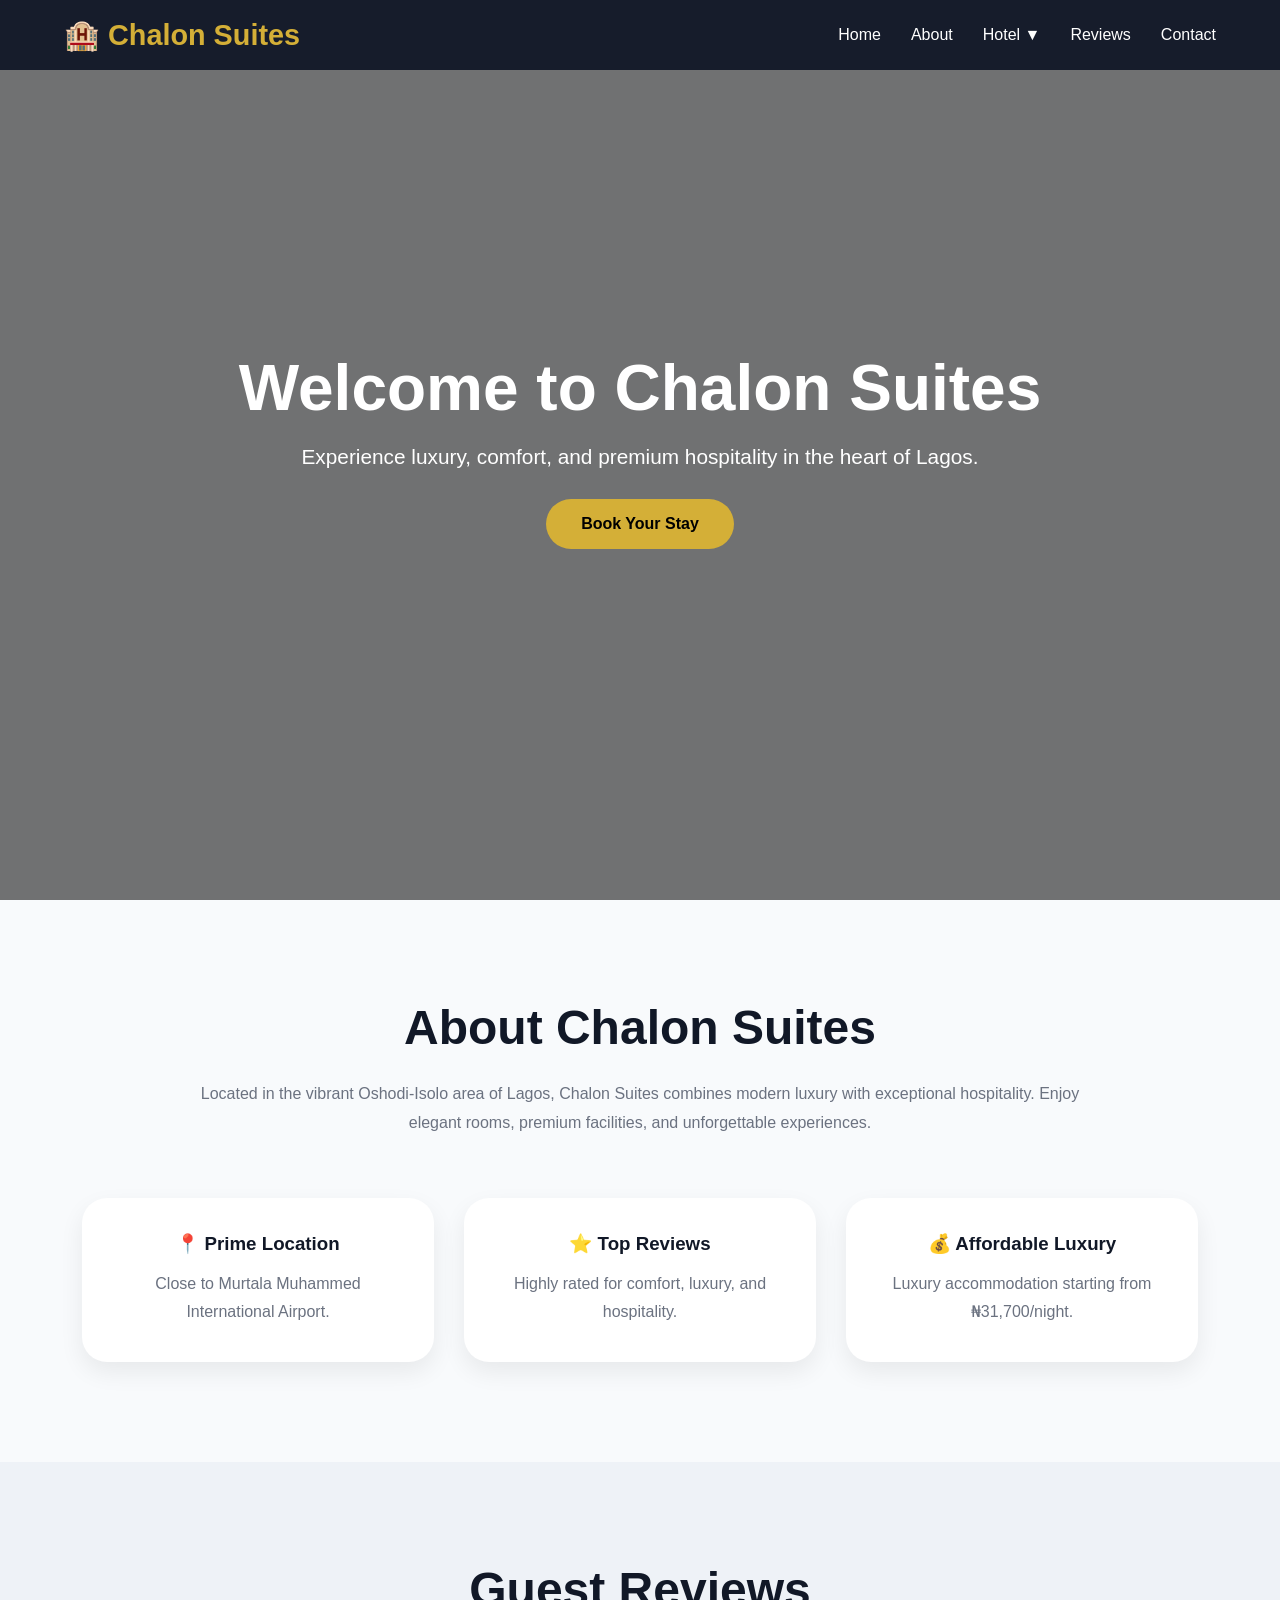
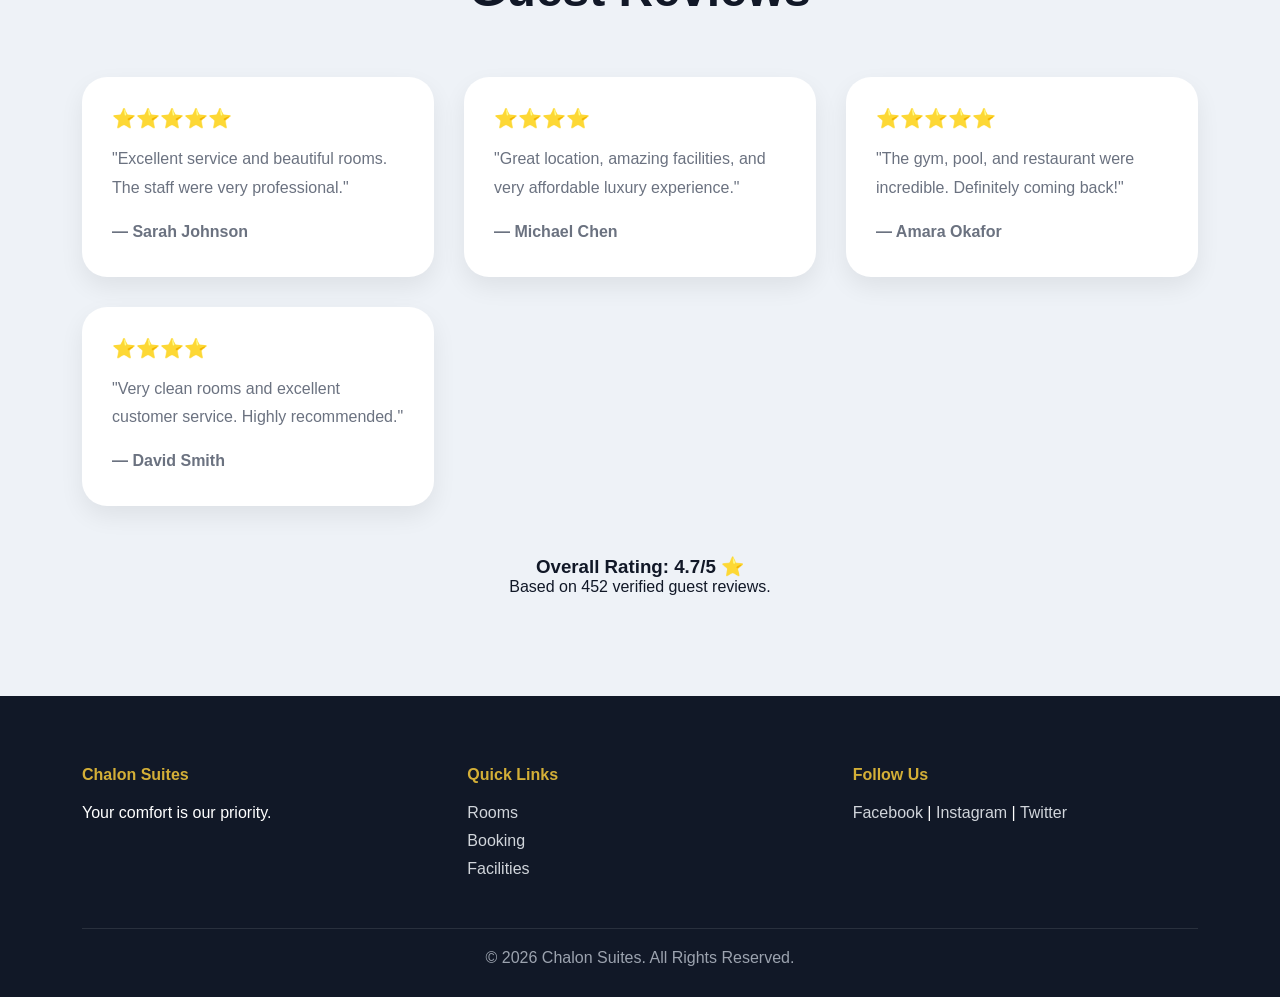
<file: index.html>
<!DOCTYPE html>
<html lang="en">
<head>
<meta charset="UTF-8">
<meta name="viewport" content="width=device-width, initial-scale=1.0">

<meta name="description" content="Chalon Suites - Luxury Hotel in Lagos, Nigeria">

<title>Chalon Suites - Luxury Hotel</title>

<link rel="stylesheet" href="style.css">

<style src="style.css"></style>


</head>

<body>

<!-- NAVBAR -->
<nav class="navbar">

    <div class="container navbar-container">

        <!-- LOGO -->
        <div class="logo">
            <a href="#home">🏨 Chalon Suites</a>
        </div>

        <!-- MENU -->
        <ul class="nav-menu">

            <li><a href="#home">Home</a></li>
            <li><a href="#about">About</a></li>

            <!-- DROPDOWN -->
            <li class="dropdown">

                <a href="#">
                    Hotel ▼
                </a>

                <ul class="dropdown-menu">

                    <!-- <li><a href="rooms.html">🛏️ Rooms</a></li> -->

                    <li><a href="bookings.html">📅 Booking</a></li>

                    <li><a href="Section.html">🏨 Facilities</a></li>

   

                </ul>

            </li>

            <li><a href="#reviews">Reviews</a></li>

            <li><a href="ContactS.html">Contact</a></li>

        </ul>

        <!-- HAMBURGER -->
        <div class="hamburger" id="hamburger">

            <span></span>
            <span></span>
            <span></span>

        </div>

    </div>

</nav>

<!-- HERO -->
<section id="home" class="hero">

    <div class="hero-content">

        <h1>Welcome to Chalon Suites</h1>

        <p>
            Experience luxury, comfort, and premium hospitality
            in the heart of Lagos.
        </p>

        <a href="bookings.html" class="cta-button">
            Book Your Stay
        </a>

    </div>

</section>

<!-- ABOUT -->
<section class="about" id="about">

    <div class="container">

        <h2>About Chalon Suites</h2>

        <p>
            Located in the vibrant Oshodi-Isolo area of Lagos,
            Chalon Suites combines modern luxury with exceptional hospitality.
            Enjoy elegant rooms, premium facilities, and unforgettable experiences.
        </p>

        <div class="about-highlights">

            <div class="highlight">
                <h3>📍 Prime Location</h3>
                <p>Close to Murtala Muhammed International Airport.</p>
            </div>

            <div class="highlight">
                <h3>⭐ Top Reviews</h3>
                <p>Highly rated for comfort, luxury, and hospitality.</p>
            </div>

            <div class="highlight">
                <h3>💰 Affordable Luxury</h3>
                <p>Luxury accommodation starting from ₦31,700/night.</p>
            </div>

        </div>

    </div>

</section>

<!-- REVIEWS -->
<section id="reviews" class="reviews">

    <div class="container">

        <h2>Guest Reviews</h2>

        <div class="reviews-grid">

            <div class="review-card">

                <div class="stars">⭐⭐⭐⭐⭐</div>

                <p>
                    "Excellent service and beautiful rooms.
                    The staff were very professional."
                </p>

                <p class="reviewer">— Sarah Johnson</p>

            </div>

            <div class="review-card">

                <div class="stars">⭐⭐⭐⭐</div>

                <p>
                    "Great location, amazing facilities,
                    and very affordable luxury experience."
                </p>

                <p class="reviewer">— Michael Chen</p>

            </div>

            <div class="review-card">

                <div class="stars">⭐⭐⭐⭐⭐</div>

                <p>
                    "The gym, pool, and restaurant were incredible.
                    Definitely coming back!"
                </p>

                <p class="reviewer">— Amara Okafor</p>

            </div>

            <div class="review-card">

                <div class="stars">⭐⭐⭐⭐</div>

                <p>
                    "Very clean rooms and excellent customer service.
                    Highly recommended."
                </p>

                <p class="reviewer">— David Smith</p>

            </div>

        </div>

        <div class="rating-summary">

            <h3>Overall Rating: 4.7/5 ⭐</h3>

            <p>Based on 452 verified guest reviews.</p>

        </div>

    </div>

</section>

<!-- FOOTER -->
<footer class="footer">

    <div class="container">

        <div class="footer-content">

            <div class="footer-section">

                <h4>Chalon Suites</h4>

                <p>Your comfort is our priority.</p>

            </div>

            <div class="footer-section">

                <h4>Quick Links</h4>

                <ul>

                    <li><a href="rooms.html">Rooms</a></li>

                    <li><a href="bookings.html">Booking</a></li>

                    <li><a href="Section.html">Facilities</a></li>

                </ul>

            </div>

            <div class="footer-section">

                <h4>Follow Us</h4>

                <p>
                    <a href="#">Facebook</a> |
                    <a href="#">Instagram</a> |
                    <a href="#">Twitter</a>
                </p>

            </div>

        </div>

        <div class="footer-bottom">

            <p>
                © 2026 Chalon Suites. All Rights Reserved.
            </p>

        </div>

    </div>

</footer>

<!-- SCRIPT -->
<script src="script.js"></script>



</body>
</html>
</file>
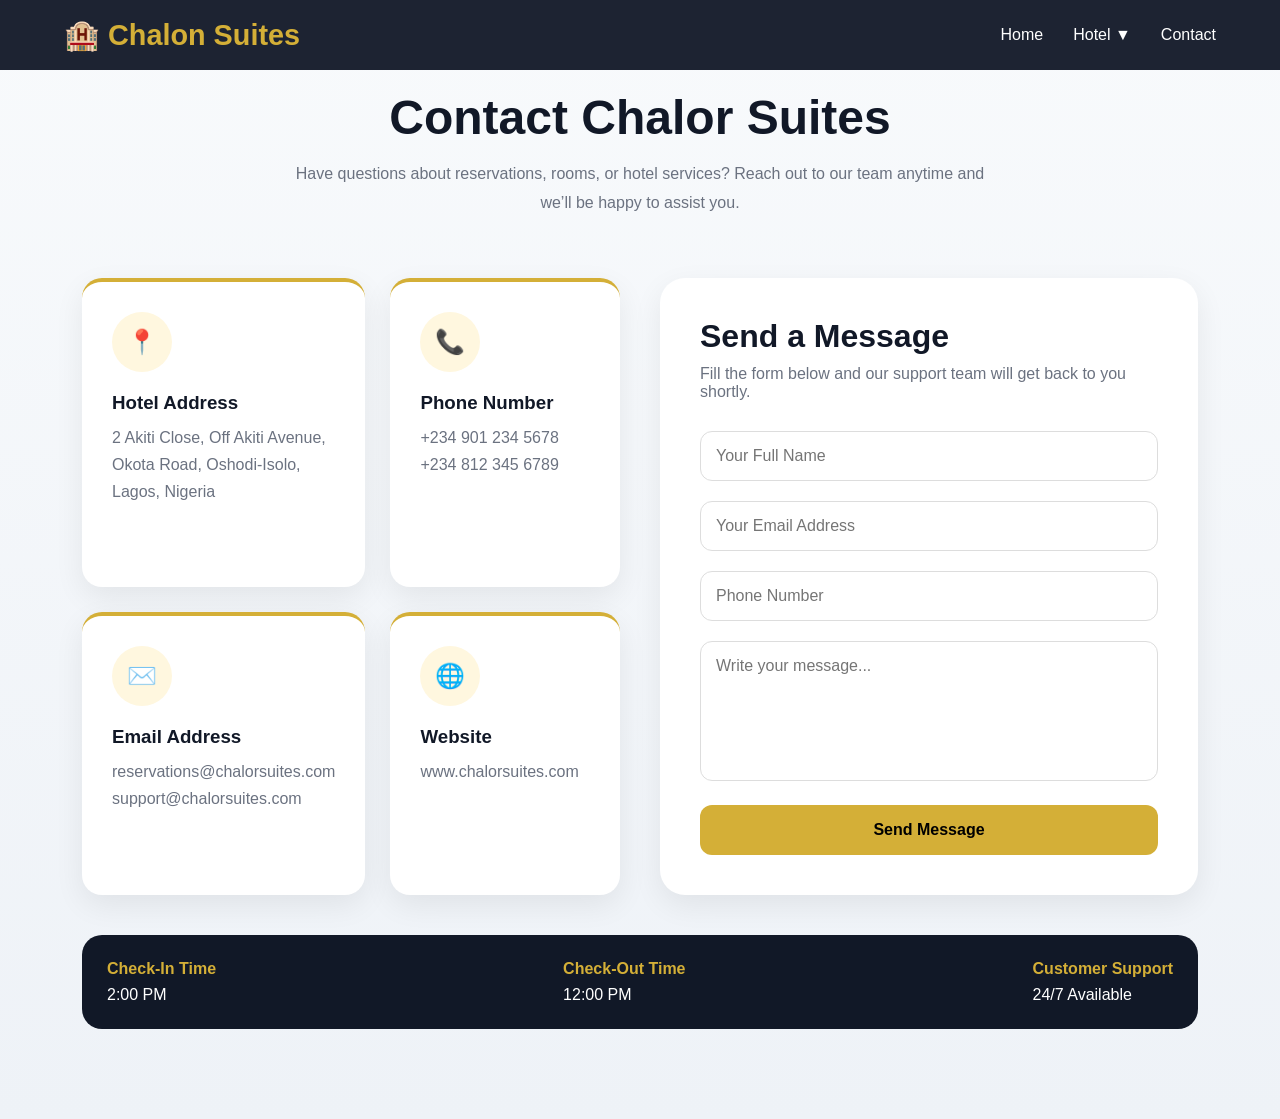
<file: ContactS.html>
<!DOCTYPE html>
<html lang="en">
<head>
<meta charset="UTF-8">
<meta name="viewport" content="width=device-width, initial-scale=1.0">
<title>Luxury Hotel Contact</title>
<link rel="stylesheet" href="style.css">
<style>

*{
    margin:0;
    padding:0;
    box-sizing:border-box;
    font-family:Arial, Helvetica, sans-serif;
}

:root{
    --primary:#d4af37;
    --dark:#111827;
    --light:#f8fafc;
    --white:#ffffff;
    --gray:#6b7280;
}

body{
    background:var(--light);
}

/* CONTACT SECTION */

.contact{
    padding:90px 20px;
    background:linear-gradient(to bottom,#f8fafc,#eef2f7);
}

.container{
    max-width:1200px;
    margin:auto;
}

.contact-header{
    text-align:center;
    margin-bottom:60px;
}

.contact-header h2{
    font-size:3rem;
    color:var(--dark);
    margin-bottom:15px;
}

.contact-header p{
    color:var(--gray);
    max-width:700px;
    margin:auto;
    line-height:1.8;
}

/* CONTACT GRID */

.contact-wrapper{
    display:grid;
    grid-template-columns:1fr 1fr;
    gap:40px;
}

/* LEFT SIDE */

.contact-info{
    display:grid;
    grid-template-columns:repeat(2,1fr);
    gap:25px;
}

.info-box{
    background:var(--white);
    padding:30px;
    border-radius:20px;
    box-shadow:0 10px 30px rgba(0,0,0,0.07);
    transition:.3s;
    border-top:4px solid var(--primary);
}

.info-box:hover{
    transform:translateY(-8px);
}

.icon{
    width:60px;
    height:60px;
    border-radius:50%;
    background:#fff7df;
    display:flex;
    align-items:center;
    justify-content:center;
    font-size:1.5rem;
    margin-bottom:20px;
}

.info-box h3{
    margin-bottom:10px;
    color:var(--dark);
}

.info-box p{
    color:var(--gray);
    line-height:1.7;
}

/* RIGHT SIDE FORM */

.contact-form{
    background:var(--white);
    padding:40px;
    border-radius:25px;
    box-shadow:0 10px 30px rgba(0,0,0,0.07);
}

.contact-form h3{
    font-size:2rem;
    margin-bottom:10px;
    color:var(--dark);
}

.contact-form p{
    color:var(--gray);
    margin-bottom:30px;
}

.form-group{
    margin-bottom:20px;
}

.form-group input,
.form-group textarea{
    width:100%;
    padding:15px;
    border:1px solid #ddd;
    border-radius:12px;
    font-size:1rem;
    transition:.3s;
}

.form-group input:focus,
.form-group textarea:focus{
    outline:none;
    border-color:var(--primary);
}

.form-group textarea{
    resize:none;
    height:140px;
}

.contact-btn{
    width:100%;
    padding:16px;
    border:none;
    background:var(--primary);
    color:black;
    border-radius:12px;
    font-size:1rem;
    font-weight:bold;
    cursor:pointer;
    transition:.3s;
}

.contact-btn:hover{
    background:var(--dark);
    color:white;
}

/* CHECK TIMES */

.check-times{
    margin-top:40px;
    background:var(--dark);
    color:white;
    padding:25px;
    border-radius:20px;
    display:flex;
    justify-content:space-between;
    flex-wrap:wrap;
    gap:20px;
}

.time-box h4{
    color:var(--primary);
    margin-bottom:8px;
}

/* MOBILE */

@media(max-width:900px){

    .contact-wrapper{
        grid-template-columns:1fr;
    }

    .contact-info{
        grid-template-columns:1fr;
    }

    .contact-header h2{
        font-size:2.4rem;
    }
}

</style>
</head>

<body>

    <nav class="navbar">

    <div class="container navbar-container">

        <!-- LOGO -->
        <div class="logo">
            <a href="index.html">🏨 Chalon Suites</a>
        </div>

        <!-- MENU -->
        <ul class="nav-menu">

            <li><a href="index.html">Home</a></li>
            

            <!-- DROPDOWN -->
            <li class="dropdown">

                <a href="#">
                    Hotel ▼
                </a>

                <ul class="dropdown-menu">

                    <li><a href="rooms.html">🛏️ Rooms</a></li>

                    <li><a href="bookings.html">📅 Booking</a></li>

                    <li><a href="Section.html">🏨 Facilities</a></li>


                </ul>

            </li>

            

            <li><a href="ContactS.html">Contact</a></li>

        </ul>

        <!-- HAMBURGER -->
        <div class="hamburger" id="hamburger">

            <span></span>
            <span></span>
            <span></span>

        </div>

    </div>

</nav>


<section class="contact">

    <div class="container">

        <!-- HEADER -->
        <div class="contact-header">
            <h2>Contact Chalor Suites</h2>

            <p>
                Have questions about reservations, rooms, or hotel services?
                Reach out to our team anytime and we’ll be happy to assist you.
            </p>
        </div>

        <!-- CONTACT CONTENT -->
        <div class="contact-wrapper">

            <!-- LEFT -->
            <div class="contact-info">

                <div class="info-box">
                    <div class="icon">📍</div>

                    <h3>Hotel Address</h3>

                    <p>
                        2 Akiti Close, Off Akiti Avenue,
                        Okota Road, Oshodi-Isolo,
                        Lagos, Nigeria
                    </p>
                </div>

                <div class="info-box">
                    <div class="icon">📞</div>

                    <h3>Phone Number</h3>

                    <p>
                        +234 901 234 5678 <br>
                        +234 812 345 6789
                    </p>
                </div>

                <div class="info-box">
                    <div class="icon">✉️</div>

                    <h3>Email Address</h3>

                    <p>
                        reservations@chalorsuites.com <br>
                        support@chalorsuites.com
                    </p>
                </div>

                <div class="info-box">
                    <div class="icon">🌐</div>

                    <h3>Website</h3>

                    <p>
                        www.chalorsuites.com
                    </p>
                </div>

            </div>

            <!-- RIGHT -->
            <div class="contact-form">

                <h3>Send a Message</h3>

                <p>
                    Fill the form below and our support team will get back to you shortly.
                </p>

                <form>

                    <div class="form-group">
                        <input type="text" placeholder="Your Full Name" required>
                    </div>

                    <div class="form-group">
                        <input type="email" placeholder="Your Email Address" required>
                    </div>

                    <div class="form-group">
                        <input type="tel" placeholder="Phone Number" required>
                    </div>

                    <div class="form-group">
                        <textarea placeholder="Write your message..."></textarea>
                    </div>

                    <button class="contact-btn">
                        Send Message
                    </button>

                </form>

            </div>

        </div>

        <!-- CHECK TIMES -->
        <div class="check-times">

            <div class="time-box">
                <h4>Check-In Time</h4>
                <p>2:00 PM</p>
            </div>

            <div class="time-box">
                <h4>Check-Out Time</h4>
                <p>12:00 PM</p>
            </div>

            <div class="time-box">
                <h4>Customer Support</h4>
                <p>24/7 Available</p>
            </div>

        </div>

    </div>

</section>

</body>
</html>
</file>
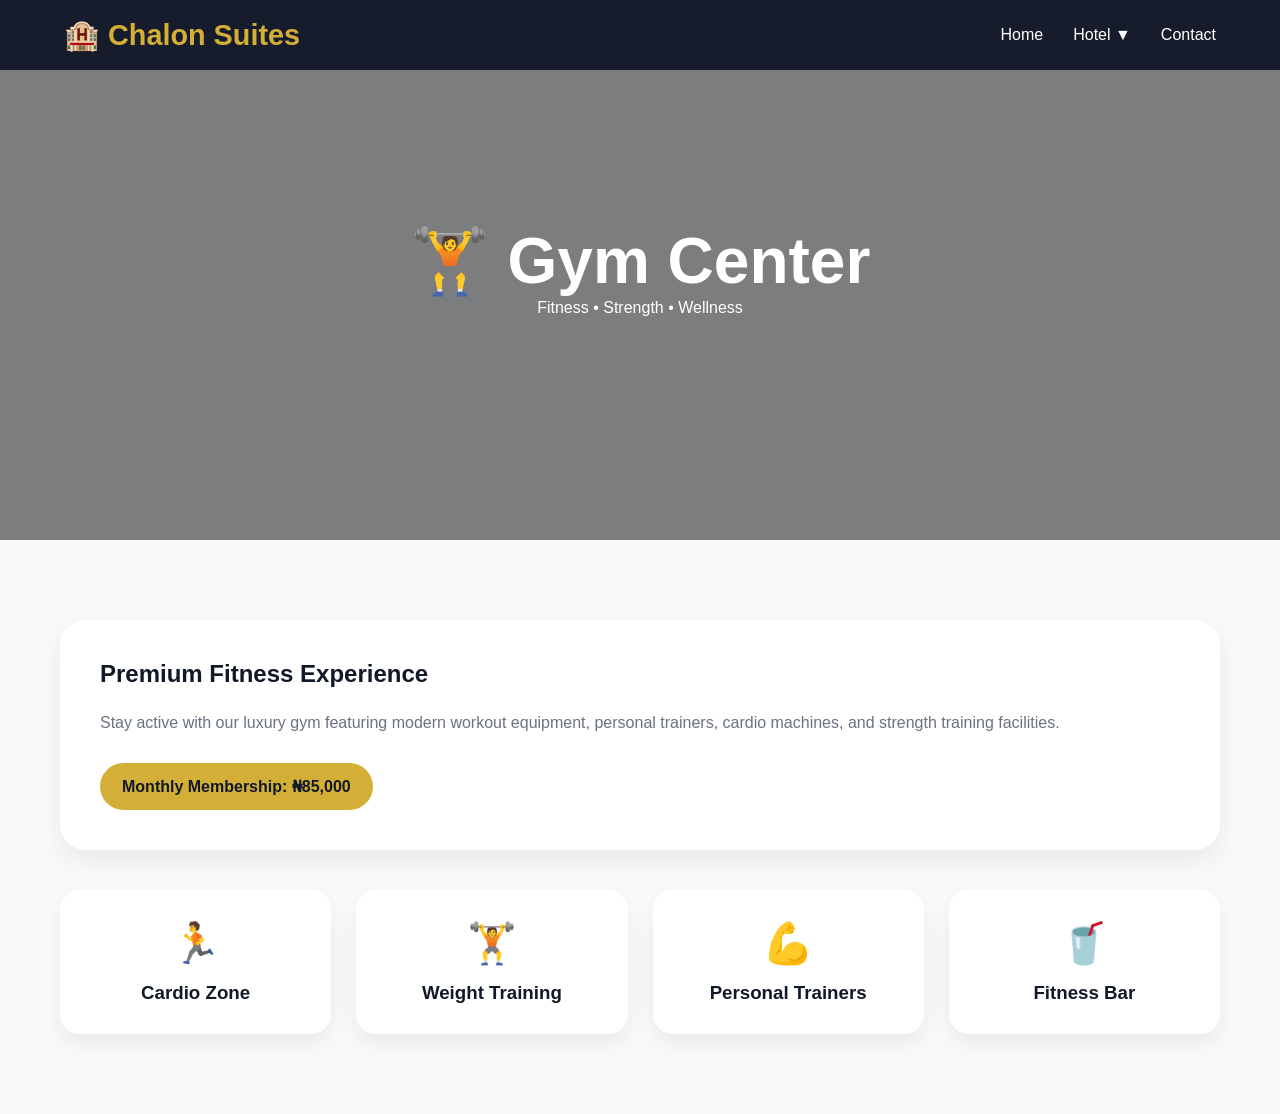
<file: gym.html>
<!-- ========================= -->
<!-- gym.html -->
<!-- ========================= -->

<!DOCTYPE html>
<html lang="en">
<head>
<meta charset="UTF-8">
<meta name="viewport" content="width=device-width, initial-scale=1.0">
<title>Chalon Suites - Gym Center</title>
<link rel="stylesheet" href="style.css">
<style>

*{
    margin:0;
    padding:0;
    box-sizing:border-box;
    font-family:Arial, Helvetica, sans-serif;
}

body{
    background:#f8fafc;
}

.hero{
    height:60vh;
    background:
    linear-gradient(rgba(0,0,0,.5),rgba(0,0,0,.5)),
    url('https://images.unsplash.com/photo-1517836357463-d25dfeac3438?q=80&w=1400&auto=format&fit=crop');

    background-size:cover;
    background-position:center;
    display:flex;
    align-items:center;
    justify-content:center;
    color:white;
    text-align:center;
}

.hero h1{
    font-size:4rem;
}

.content{
    max-width:1200px;
    margin:auto;
    padding:80px 20px;
}

.info{
    background:white;
    padding:40px;
    border-radius:25px;
    box-shadow:0 10px 30px rgba(0,0,0,.08);
}

.info h2{
    margin-bottom:20px;
}

.info p{
    color:#6b7280;
    line-height:1.9;
    margin-bottom:25px;
}

.price-box{
    display:inline-block;
    background:#d4af37;
    padding:14px 22px;
    border-radius:40px;
    font-weight:bold;
}

.features{
    margin-top:40px;
    display:grid;
    grid-template-columns:repeat(auto-fit,minmax(220px,1fr));
    gap:25px;
}

.feature{
    background:white;
    padding:30px;
    border-radius:20px;
    text-align:center;
    box-shadow:0 10px 25px rgba(0,0,0,.07);
}

.feature span{
    font-size:2.5rem;
    display:block;
    margin-bottom:15px;
}

</style>
</head>

<body>
  <nav class="navbar">

    <div class="container navbar-container">

        <!-- LOGO -->
        <div class="logo">
            <a href="index.html">🏨 Chalon Suites</a>
        </div>

        <!-- MENU -->
        <ul class="nav-menu">

            <li><a href="index.html">Home</a></li>
            

            <!-- DROPDOWN -->
            <li class="dropdown">

                <a href="#">
                    Hotel ▼
                </a>

                <ul class="dropdown-menu">

                    <li><a href="rooms.html">🛏️ Rooms</a></li>

                    <li><a href="bookings.html">📅 Booking</a></li>

                    <li><a href="Section.html">🏨 Facilities</a></li>

                    <li><a href="restaurant.html">🍽️ Restaurant</a></li>

                    <li><a href="spa.html">💆 Spa & Wellness</a></li>

                    <li><a href="gym.html">🏋️ Gym Center</a></li>

                    <li><a href="pool.html">🏊 Swimming Pool</a></li>

                </ul>

            </li>



            <li><a href="ContactS.html">Contact</a></li>

        </ul>

        <!-- HAMBURGER -->
        <div class="hamburger" id="hamburger">

            <span></span>
            <span></span>
            <span></span>

        </div>

    </div>

</nav>


<section class="hero">
    <div>
        <h1>🏋️ Gym Center</h1>
        <p>Fitness • Strength • Wellness</p>
    </div>
</section>

<section class="content">

    <div class="info">

        <h2>Premium Fitness Experience</h2>

        <p>
            Stay active with our luxury gym featuring modern workout
            equipment, personal trainers, cardio machines,
            and strength training facilities.
        </p>

        <div class="price-box">
            Monthly Membership: ₦85,000
        </div>

    </div>

    <div class="features">

        <div class="feature">
            <span>🏃</span>
            <h3>Cardio Zone</h3>
        </div>

        <div class="feature">
            <span>🏋️</span>
            <h3>Weight Training</h3>
        </div>

        <div class="feature">
            <span>💪</span>
            <h3>Personal Trainers</h3>
        </div>

        <div class="feature">
            <span>🥤</span>
            <h3>Fitness Bar</h3>
        </div>

    </div>

</section>
<script src="script.js"></script>
</body>
</html>
</file>
<file: style.css>
/* RESET */

*{
    margin:0;
    padding:0;
    box-sizing:border-box;
    font-family:Arial, Helvetica, sans-serif;
}

:root{
    --primary:#d4af37;
    --dark:#111827;
    --light:#f8fafc;
    --white:#ffffff;
    --gray:#6b7280;
}

body{
    background:var(--light);
    color:var(--dark);
    overflow-x:hidden;
}

.container{
    width:90%;
    max-width:1200px;
    margin:auto;
}

/* NAVBAR */

.navbar{
    width:100%;
    background:rgba(17,24,39,0.95);
    position:fixed;
    top:0;
    left:0;
    z-index:1000;
    padding:18px 0;
    backdrop-filter:blur(10px);
}

.navbar-container{
    display:flex;
    justify-content:space-between;
    align-items:center;
}

.logo a{
    color:var(--primary);
    font-size:1.8rem;
    text-decoration:none;
    font-weight:bold;
}

/* NAV MENU */

.nav-menu{
    display:flex;
    align-items:center;
    gap:30px;
    list-style:none;
}

.nav-menu li{
    position:relative;
}

.nav-menu a{
    color:white;
    text-decoration:none;
    transition:.3s;
    font-size:1rem;
}

.nav-menu a:hover{
    color:var(--primary);
}

/* DROPDOWN */

.dropdown-menu{
    position:absolute;
    top:40px;
    left:0;
    background:white;
    width:240px;
    border-radius:15px;
    overflow:hidden;
    box-shadow:0 10px 25px rgba(0,0,0,0.1);
    display:none;
}

.dropdown-menu li{
    list-style:none;
}

.dropdown-menu a{
    display:block;
    color:#111827;
    padding:15px 20px;
}

.dropdown-menu a:hover{
    background:#fff7df;
    color:#b8860b;
    padding-left:28px;
}

.dropdown:hover .dropdown-menu{
    display:block;
}

/* HAMBURGER */

.hamburger{
    display:none;
    flex-direction:column;
    gap:6px;
    cursor:pointer;
}

.hamburger span{
    width:28px;
    height:3px;
    background:white;
    border-radius:20px;
}

/* HERO */

.hero{
    height:100vh;
    background:
    linear-gradient(rgba(0,0,0,0.55),rgba(0,0,0,0.55)),
    url('https://images.unsplash.com/photo-1566073771259-6a8506099945?q=80&w=1400&auto=format&fit=crop');

    background-size:cover;
    background-position:center;

    display:flex;
    justify-content:center;
    align-items:center;
    text-align:center;
    color:white;
    padding:20px;
}

.hero-content h1{
    font-size:4rem;
    margin-bottom:20px;
}

.hero-content p{
    font-size:1.3rem;
    margin-bottom:30px;
}

.cta-button{
    display:inline-block;
    background:var(--primary);
    color:black;
    text-decoration:none;
    padding:16px 35px;
    border-radius:40px;
    font-weight:bold;
    transition:.3s;
}

.cta-button:hover{
    background:white;
    transform:translateY(-5px);
}

/* ABOUT */

.about{
    padding:100px 20px;
}

.about h2{
    text-align:center;
    font-size:3rem;
    margin-bottom:25px;
}

.about p{
    text-align:center;
    color:var(--gray);
    line-height:1.8;
    max-width:900px;
    margin:auto;
}

.about-highlights{
    margin-top:60px;
    display:grid;
    grid-template-columns:repeat(auto-fit,minmax(250px,1fr));
    gap:30px;
}

.highlight{
    background:white;
    padding:35px;
    border-radius:25px;
    text-align:center;
    box-shadow:0 10px 25px rgba(0,0,0,0.07);
    transition:.3s;
}

.highlight:hover{
    transform:translateY(-10px);
}

.highlight h3{
    margin-bottom:15px;
    color:var(--dark);
}

/* REVIEWS */

.reviews{
    padding:100px 20px;
    background:#eef2f7;
}

.reviews h2{
    text-align:center;
    font-size:3rem;
    margin-bottom:60px;
}

.reviews-grid{
    display:grid;
    grid-template-columns:repeat(auto-fit,minmax(260px,1fr));
    gap:30px;
}

.review-card{
    background:white;
    padding:30px;
    border-radius:25px;
    box-shadow:0 10px 25px rgba(0,0,0,0.07);
}

.stars{
    font-size:1.2rem;
    margin-bottom:15px;
}

.review-card p{
    color:var(--gray);
    line-height:1.8;
}

.reviewer{
    margin-top:15px;
    font-weight:bold;
    color:var(--dark);
}

.rating-summary{
    margin-top:50px;
    text-align:center;
}

/* FOOTER */

.footer{
    background:#111827;
    color:white;
    padding:70px 20px 30px;
}

.footer-content{
    display:grid;
    grid-template-columns:repeat(auto-fit,minmax(250px,1fr));
    gap:40px;
    margin-bottom:40px;
}

.footer-section h4{
    margin-bottom:20px;
    color:var(--primary);
}

.footer-section ul{
    list-style:none;
}

.footer-section ul li{
    margin-bottom:10px;
}

.footer-section a{
    color:#d1d5db;
    text-decoration:none;
}

.footer-section a:hover{
    color:var(--primary);
}

.footer-bottom{
    border-top:1px solid rgba(255,255,255,0.1);
    padding-top:20px;
    text-align:center;
    color:#9ca3af;
}

/* MOBILE */

@media(max-width:900px){

    .hamburger{
        display:flex;
    }

    .nav-menu{
        position:fixed;
        top:80px;
        right:-100%;
        width:280px;
        height:100vh;
        background:#111827;
        flex-direction:column;
        align-items:flex-start;
        padding:40px 30px;
        transition:.4s;
    }

    .nav-menu.active{
        right:0;
    }

    .dropdown-menu{
        position:static;
        width:100%;
        background:#1f2937;
        display:none;
        box-shadow:none;
        margin-top:10px;
    }

    .dropdown-menu a{
        color:white;
    }

    .dropdown.active .dropdown-menu{
        display:block;
    }

    .hero-content h1{
        font-size:2.5rem;
    }

    .hero-content p{
        font-size:1rem;
    }

    .about h2,
    .reviews h2{
        font-size:2.2rem;
    }
}
</file>
